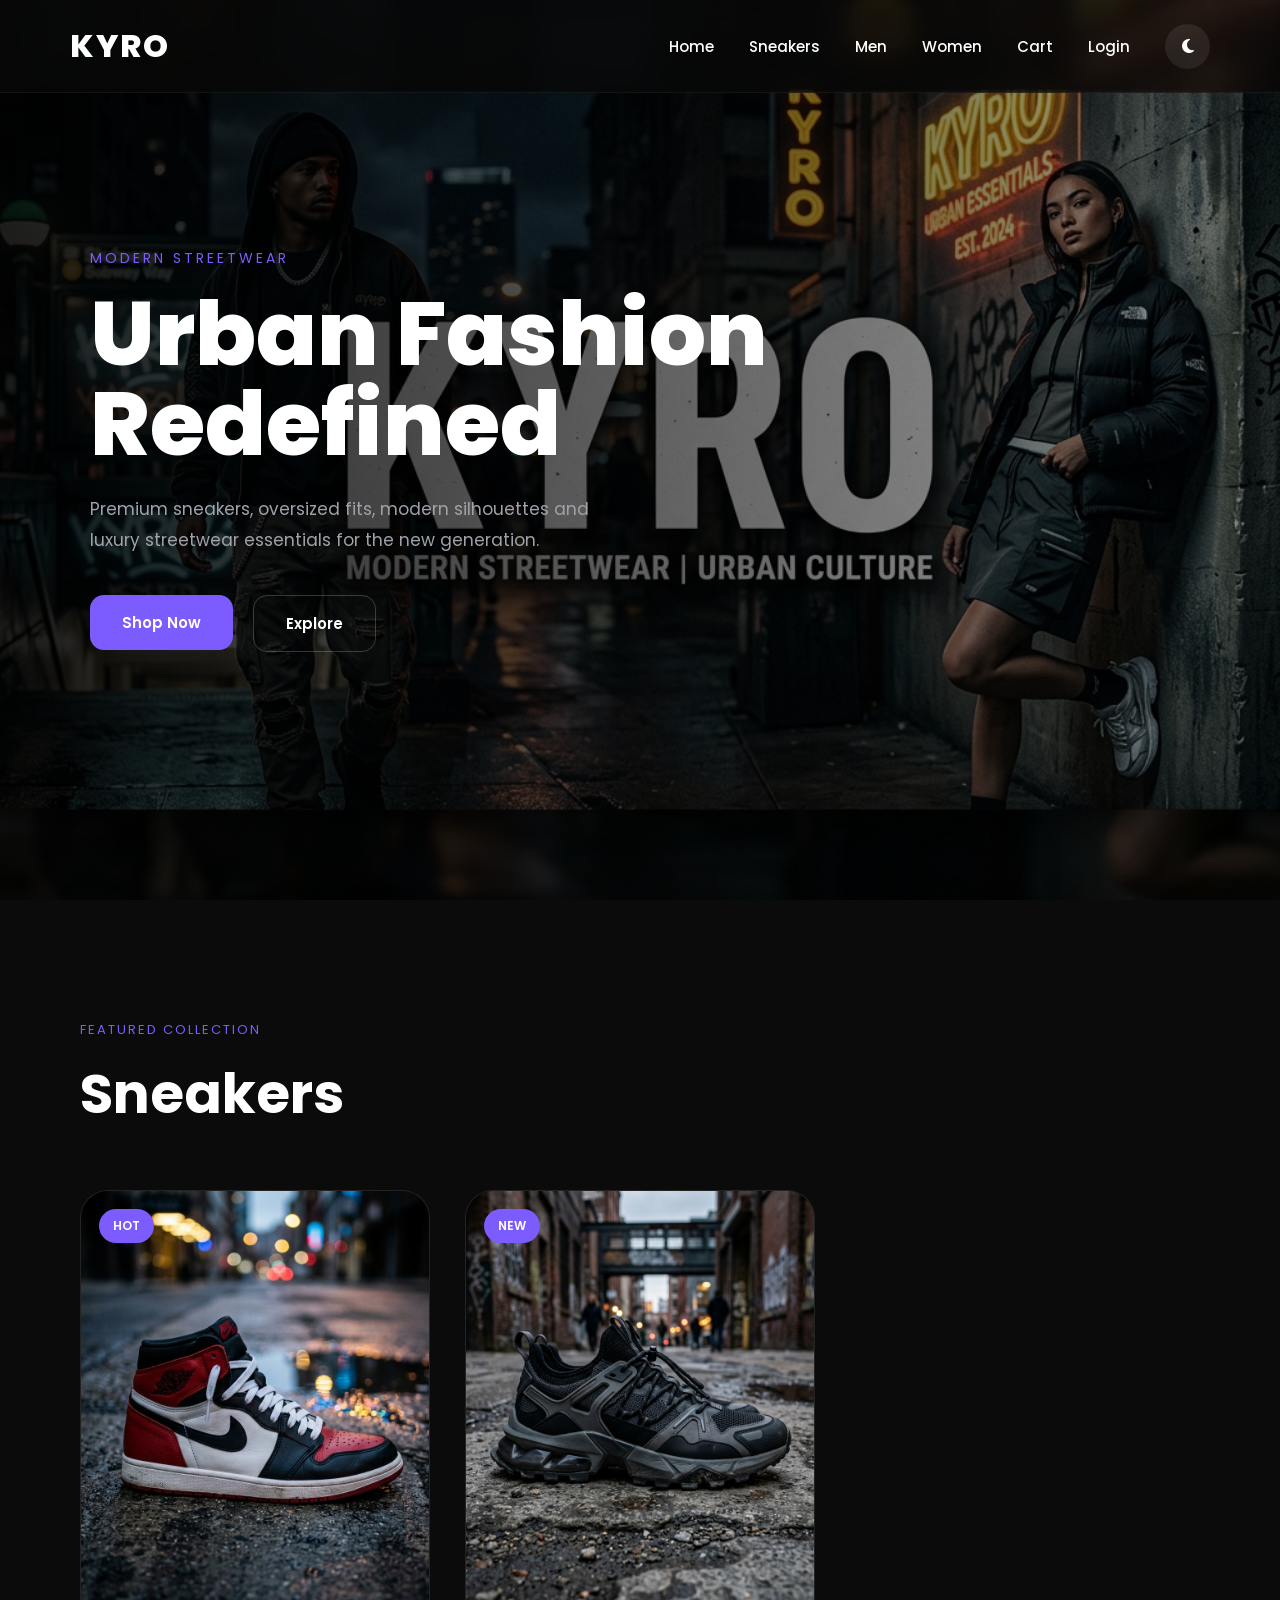
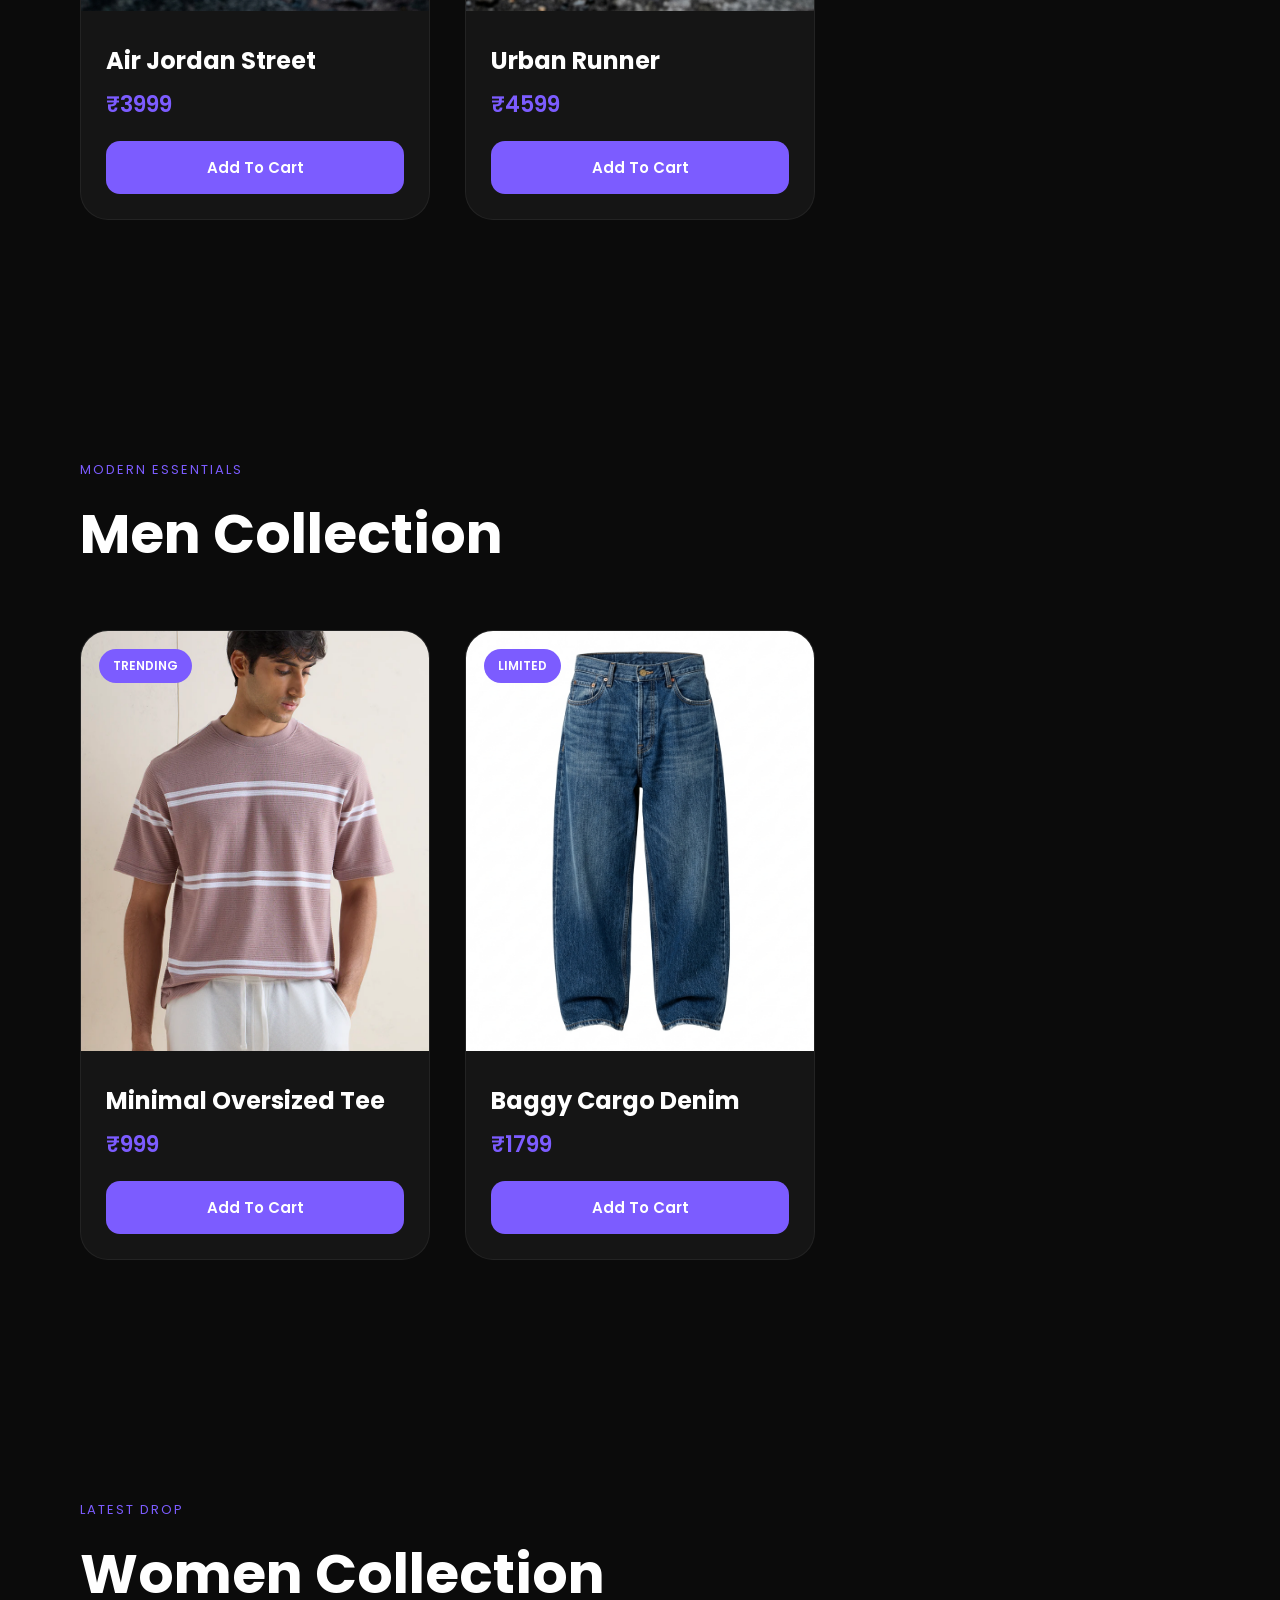
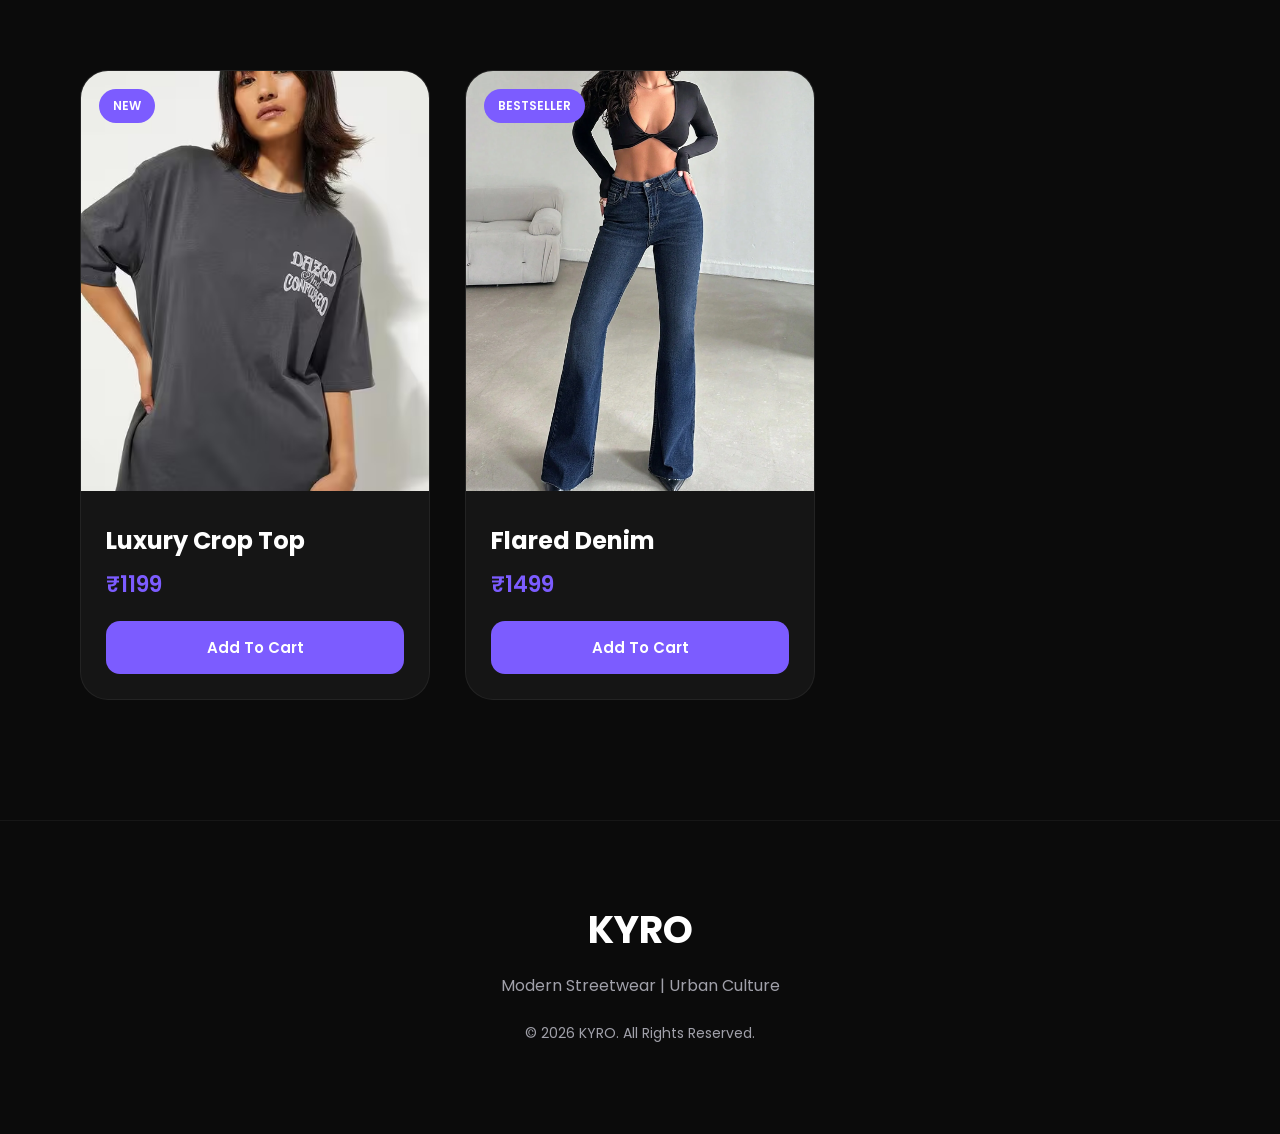
<file: index.html>
<!-- index.html -->

<!DOCTYPE html>
<html lang="en">
<head>

    <meta charset="UTF-8">

    <meta name="viewport"
    content="width=device-width, initial-scale=1.0">

    <title>KYRO Streetwear</title>

    <link rel="stylesheet" href="style.css">

    <link rel="stylesheet"
    href="https://cdnjs.cloudflare.com/ajax/libs/font-awesome/6.5.1/css/all.min.css">

    <link href="https://fonts.googleapis.com/css2?family=Poppins:wght@300;400;500;600;700;800&display=swap"
    rel="stylesheet">

</head>

<body>

    <!-- Navbar -->

    <nav>

        <div class="logo">
            KYRO
        </div>

        <ul>

            <li>
                <a href="#home">Home</a>
            </li>

            <li>
                <a href="#sneakers">Sneakers</a>
            </li>

            <li>
                <a href="#men">Men</a>
            </li>

            <li>
                <a href="#women">Women</a>
            </li>

            <li>
                <a href="cart.html">Cart</a>
            </li>

            <li>
                <a href="login.html">Login</a>
            </li>
            <button id="theme-toggle">

    <i class="fa-solid fa-moon"></i>

</button>

        </ul>

    </nav>



    <!-- Hero -->

    <section class="hero" id="home">

        <div class="hero-overlay"></div>

        <div class="hero-content">

            <p class="hero-small">
                MODERN STREETWEAR
            </p>

            <h1>
                Urban Fashion <br>
                Redefined
            </h1>

            <p class="hero-desc">

                Premium sneakers, oversized fits,
                modern silhouettes and luxury streetwear
                essentials for the new generation.

            </p>

            <div class="hero-buttons">

                <a href="#sneakers">

                    <button class="primary-btn">

                        Shop Now

                    </button>

                </a>

                <a href="#men">

                    <button class="secondary-btn">

                        Explore

                    </button>

                </a>

            </div>

        </div>

    </section>



    <!-- Sneakers -->

    <section class="products" id="sneakers">

        <div class="section-title">

            <p>FEATURED COLLECTION</p>

            <h2>Sneakers</h2>

        </div>


        <div class="product-card">

            <span class="tag">HOT</span>

            <img src="images/shoe1.png"
            alt="Sneaker">

            <div class="product-info">

                <h3>Air Jordan Street</h3>

                <p class="price">
                    ₹3999
                </p>

                <button class="cart-btn"
                onclick="addToCart('Air Jordan Street',3999)">

                    Add To Cart

                </button>

            </div>

        </div>


        <div class="product-card">

            <span class="tag">NEW</span>

            <img src="images/shoe2.png"
            alt="Sneaker">

            <div class="product-info">

                <h3>Urban Runner</h3>

                <p class="price">
                    ₹4599
                </p>

                <button class="cart-btn"
                onclick="addToCart('Urban Runner',4599)">

                    Add To Cart

                </button>

            </div>

        </div>

    </section>



    <!-- Men -->

    <section class="products" id="men">

        <div class="section-title">

            <p>MODERN ESSENTIALS</p>

            <h2>Men Collection</h2>

        </div>


        <div class="product-card">

            <span class="tag">TRENDING</span>

            <img src="images/men-tee.png"
            alt="Men Tee">

            <div class="product-info">

                <h3>Minimal Oversized Tee</h3>

                <p class="price">
                    ₹999
                </p>

                <button class="cart-btn"
                onclick="addToCart('Minimal Oversized Tee',999)">

                    Add To Cart

                </button>

            </div>

        </div>


        <div class="product-card">

            <span class="tag">LIMITED</span>

            <img src="images/men-jeans.png"
            alt="Men Jeans">

            <div class="product-info">

                <h3>Baggy Cargo Denim</h3>

                <p class="price">
                    ₹1799
                </p>

                <button class="cart-btn"
                onclick="addToCart('Baggy Cargo Denim',1799)">

                    Add To Cart

                </button>

            </div>

        </div>

    </section>



    <!-- Women -->

    <section class="products" id="women">

        <div class="section-title">

            <p>LATEST DROP</p>

            <h2>Women Collection</h2>

        </div>


        <div class="product-card">

            <span class="tag">NEW</span>

            <img src="images/women-tee.png"
            alt="Women Tee">

            <div class="product-info">

                <h3>Luxury Crop Top</h3>

                <p class="price">
                    ₹1199
                </p>

                <button class="cart-btn"
                onclick="addToCart('Luxury Crop Top',1199)">

                    Add To Cart

                </button>

            </div>

        </div>


        <div class="product-card">

            <span class="tag">BESTSELLER</span>

            <img src="images/women-jeans.png"
            alt="Women Jeans">

            <div class="product-info">

                <h3>Flared Denim</h3>

                <p class="price">
                    ₹1499
                </p>

                <button class="cart-btn"
                onclick="addToCart('Flared Denim',1499)">

                    Add To Cart

                </button>

            </div>

        </div>

    </section>



    <!-- Footer -->

    <footer>

        <h2>KYRO</h2>

        <p>
            Modern Streetwear | Urban Culture
        </p>

        <p class="copyright">
            © 2026 KYRO. All Rights Reserved.
        </p>

    </footer>


    <script src="script.js"></script>

</body>
</html>
</file>
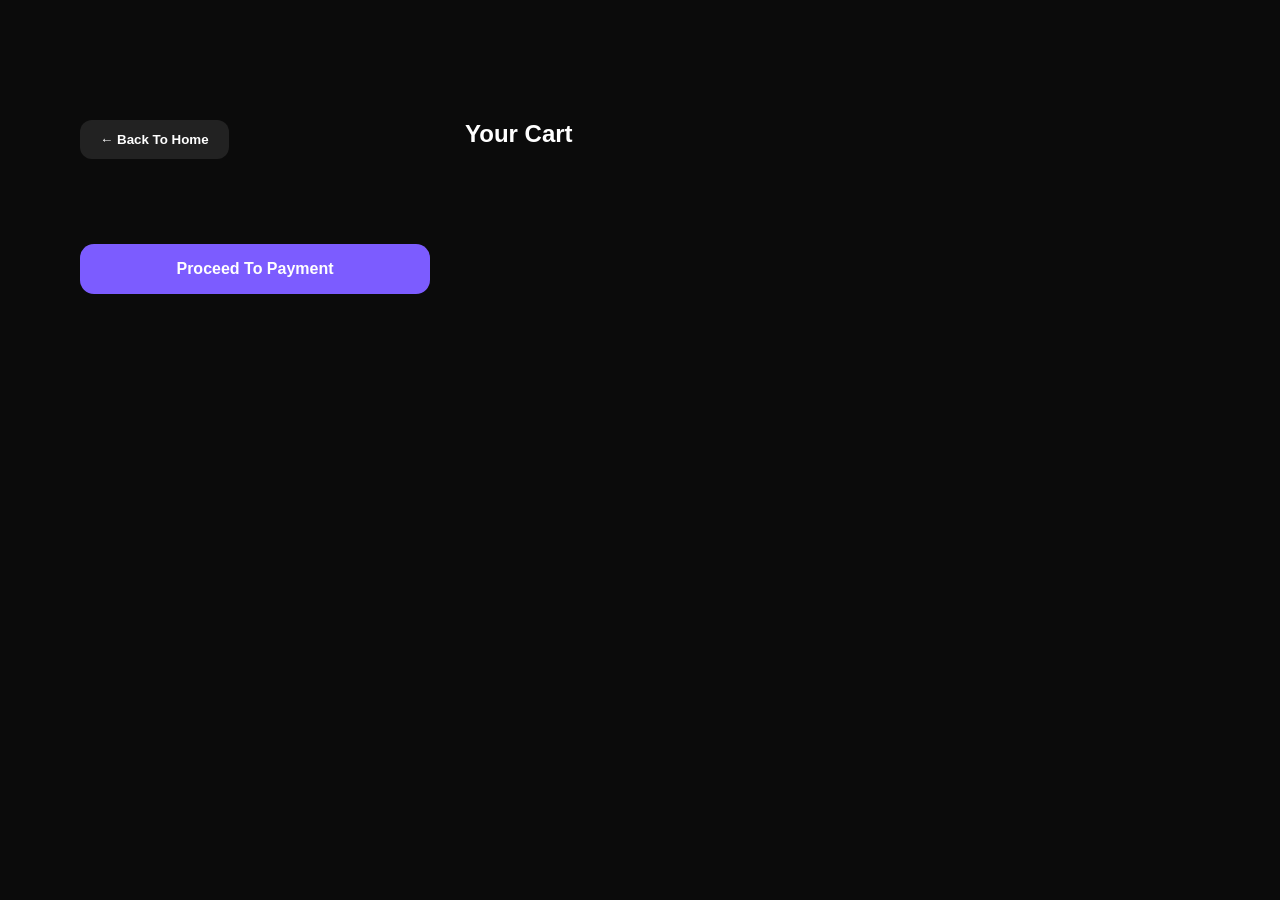
<file: cart.html>
<!-- cart.html -->

<!DOCTYPE html>
<html lang="en">
<head>

    <meta charset="UTF-8">

    <meta name="viewport"
    content="width=device-width, initial-scale=1.0">

    <title>Cart</title>

    <link rel="stylesheet"
    href="style.css">

</head>
<body>

    <section class="products">


        <!-- Back Button -->

        <a href="index.html">

            <button id="back-btn">

                ← Back To Home

            </button>

        </a>



        <!-- Heading -->

        <h2>Your Cart</h2>



        <!-- Cart Items -->

        <div id="cart-items"></div>



        <!-- Payment Button -->

        <button id="pay-btn"
        onclick="proceedPayment()">

            Proceed To Payment

        </button>

    </section>



    <script>

        // Cart Array
        let cart =
        JSON.parse(localStorage.getItem("cart")) || [];



        // Cart Container
        const cartItems =
        document.getElementById("cart-items");



        // Display Cart
        function displayCart(){

            cartItems.innerHTML = "";



            cart.forEach((item,index) => {

                cartItems.innerHTML += `

                <div class="product-card">

                    <h3>${item.name}</h3>

                    <p class="price">

                        ₹${item.price}

                    </p>

                    <button class="remove-btn"
                    onclick="removeItem(${index})">

                        Remove

                    </button>

                </div>
                `;
            });
        }



        // Remove Item
        function removeItem(index){

            cart.splice(index,1);

            localStorage.setItem(
                "cart",
                JSON.stringify(cart)
            );

            displayCart();
        }



        // Payment
        function proceedPayment(){

            if(cart.length > 0){

                localStorage.removeItem("cart");



                document.body.innerHTML = `

                <div class="payment-success">

                    <h1>

                        Payment Successful ✅

                    </h1>

                    <p>

                        Thank you for shopping with KickCraft.

                    </p>

                    <a href="index.html">

                        <button class="home-btn">

                            Go To Home

                        </button>

                    </a>

                </div>
                `;
            }

            else{

                alert("Your cart is empty");
            }
        }



        // Initial Display
        displayCart();

    </script>

</body>
</html>
</file>
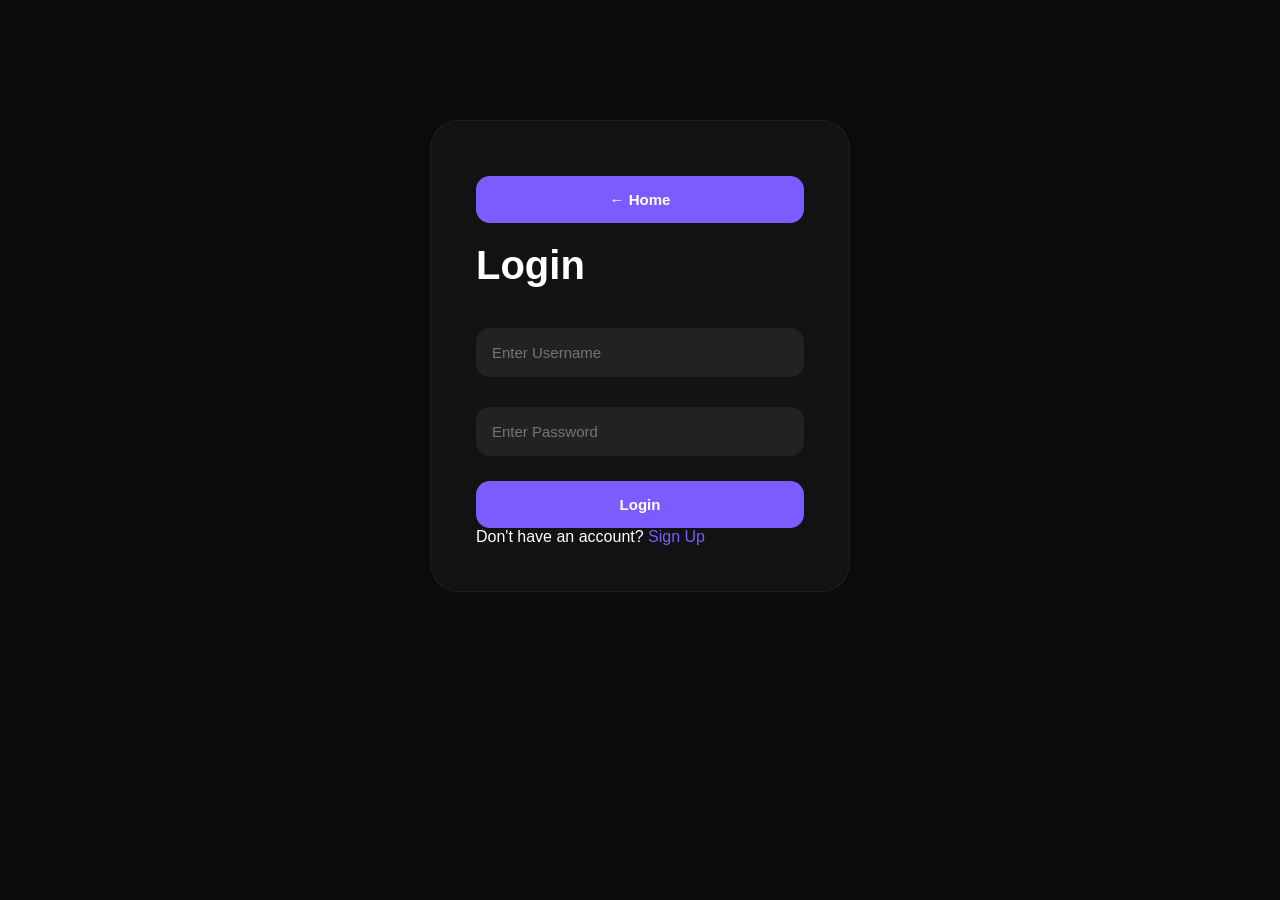
<file: login.html>
<!-- login.html -->

<!DOCTYPE html>
<html lang="en">
<head>
    <meta charset="UTF-8">
    <meta name="viewport"
    content="width=device-width, initial-scale=1.0">

    <title>Login</title>

    <link rel="stylesheet"
    href="style.css">
</head>
<body>

    <div class="login-container">
        <a href="index.html">

    <button class="small-home-btn">

        ← Home

    </button>

</a>

        <h1>Login</h1>

        <input type="text"
        id="username"
        placeholder="Enter Username">

        <input type="password"
        id="password"
        placeholder="Enter Password">

        <button onclick="loginUser()">
            Login
        </button>

        <p>
            Don't have an account?
            <a href="signup.html">Sign Up</a>
        </p>

    </div>

    <script src="script.js"></script>

</body>
</html>
</file>
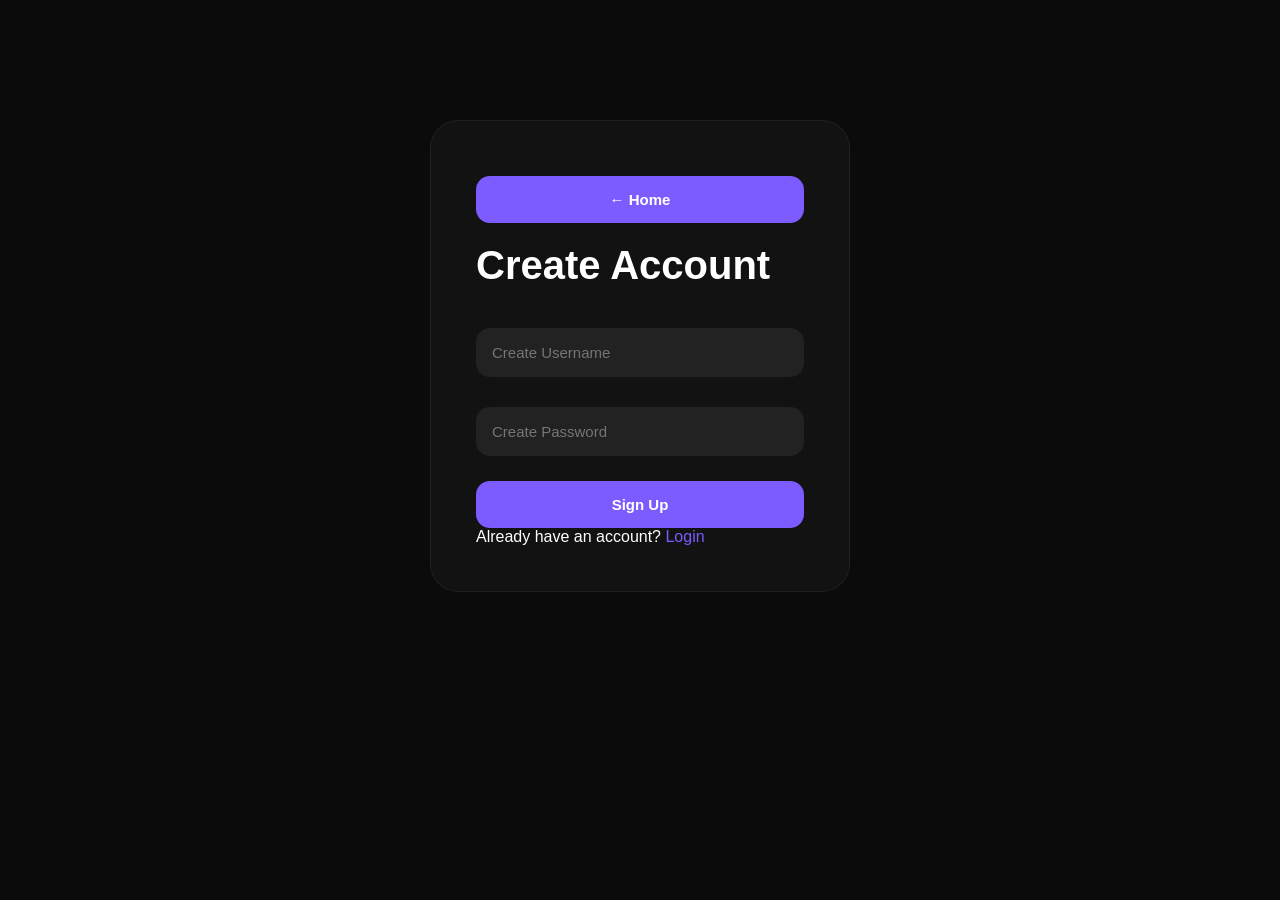
<file: signup.html>
<!-- signup.html -->

<!DOCTYPE html>
<html lang="en">
<head>
    <meta charset="UTF-8">
    <meta name="viewport"
    content="width=device-width, initial-scale=1.0">

    <title>Signup</title>

    <link rel="stylesheet"
    href="style.css">
</head>
<body>

    <div class="login-container">
        <a href="index.html">

    <button class="small-home-btn">

        ← Home

    </button>

</a>

        <h1>Create Account</h1>

        <input type="text"
        id="newUsername"
        placeholder="Create Username">

        <input type="password"
        id="newPassword"
        placeholder="Create Password">

        <button onclick="signupUser()">
            Sign Up
        </button>

        <p>
            Already have an account?
            <a href="login.html">Login</a>
        </p>

    </div>

    <script src="script.js"></script>

</body>
</html>
</file>
<file: style.css>
/* style.css */

:root{

    --bg:#0b0b0b;
    --card:#151515;
    --text:#ffffff;
    --muted:#a1a1aa;
    --accent:#7c5cff;
}

*{
    margin:0;
    padding:0;
    box-sizing:border-box;
    font-family:'Poppins',sans-serif;
}

html{
    scroll-behavior:smooth;
}

body{
    background:var(--bg);
    color:var(--text);
}



/* Navbar */

nav{

    width:100%;
    padding:22px 70px;

    display:flex;
    justify-content:space-between;
    align-items:center;

    position:fixed;
    top:0;
    z-index:1000;

    background:rgba(10,10,10,0.65);

    backdrop-filter:blur(12px);

    border-bottom:
    1px solid rgba(255,255,255,0.05);
}

.logo{

    font-size:32px;
    font-weight:800;
    letter-spacing:2px;
}

nav ul{

    display:flex;
    align-items:center;
    gap:35px;

    list-style:none;
}

nav ul li a{

    color:white;
    text-decoration:none;

    font-size:15px;
    font-weight:500;

    position:relative;
    transition:0.3s;
}

nav ul li a::after{

    content:'';

    position:absolute;

    left:0;
    bottom:-6px;

    width:0%;
    height:2px;

    background:var(--accent);

    transition:0.3s;
}

nav ul li a:hover::after{
    width:100%;
}

nav ul li a:hover{
    color:var(--accent);
}



/* Hero */

.hero{

    height:100vh;

    background:
    linear-gradient(
        to right,
        rgba(0,0,0,0.88),
        rgba(0,0,0,0.35)
    ),
    url('images/banner.jpg')
    center/cover no-repeat;

    display:flex;
    align-items:center;

    padding:0 90px;

    position:relative;
}

.hero-content{

    max-width:700px;

    z-index:2;
}

.hero-small{

    color:var(--accent);

    letter-spacing:3px;

    font-size:14px;

    margin-bottom:20px;
}

.hero h1{

    font-size:90px;
    line-height:1;

    font-weight:800;

    margin-bottom:25px;
}

.hero-desc{

    color:var(--muted);

    font-size:17px;

    line-height:1.8;

    max-width:550px;

    margin-bottom:40px;
}

.hero-buttons{

    display:flex;
    gap:20px;
}

.primary-btn,
.secondary-btn{

    padding:16px 32px;

    border:none;
    border-radius:14px;

    font-size:15px;
    font-weight:600;

    cursor:pointer;

    transition:0.3s;
}

.primary-btn{

    background:var(--accent);
    color:white;
}

.secondary-btn{

    background:transparent;

    color:white;

    border:
    1px solid rgba(255,255,255,0.2);
}

.primary-btn:hover,
.secondary-btn:hover{

    transform:translateY(-3px);
}



/* Products */

.products{

    padding:120px 80px;

    display:grid;

    grid-template-columns:
    repeat(auto-fit,minmax(320px,1fr));

    gap:35px;
}

.section-title{

    grid-column:1/-1;

    margin-bottom:20px;
}

.section-title p{

    color:var(--accent);

    letter-spacing:2px;

    font-size:13px;

    margin-bottom:12px;
}

.section-title h2{

    font-size:55px;

    font-weight:700;
}



/* Product Card */

.product-card{

    background:var(--card);

    border-radius:28px;

    overflow:hidden;

    position:relative;

    border:
    1px solid rgba(255,255,255,0.06);

    transition:0.4s;
}

.product-card:hover{

    transform:
    translateY(-10px);

    box-shadow:
    0 25px 50px rgba(0,0,0,0.5);
}

.product-card img{

    width:100%;
    height:420px;

    object-fit:cover;

    transition:0.5s;
}

.product-card:hover img{

    transform:scale(1.07);
}

.product-info{

    padding:25px;
}

.product-info h3{

    font-size:24px;

    margin-bottom:10px;
}

.price{

    color:var(--accent);

    font-size:22px;

    margin-bottom:20px;

    font-weight:600;
}



/* Tag */

.tag{

    position:absolute;

    top:18px;
    left:18px;

    background:var(--accent);

    padding:8px 14px;

    border-radius:40px;

    font-size:12px;

    font-weight:600;

    z-index:2;
}



/* Buttons */

.cart-btn{

    width:100%;

    padding:15px;

    border:none;

    border-radius:14px;

    background:var(--accent);

    color:white;

    font-size:15px;
    font-weight:600;

    cursor:pointer;

    transition:0.3s;
}

.cart-btn:hover{

    opacity:0.9;

    transform:translateY(-2px);
}



/* Footer */

footer{

    padding:80px 20px;

    text-align:center;

    border-top:
    1px solid rgba(255,255,255,0.05);
}

footer h2{

    font-size:38px;

    margin-bottom:15px;
}

footer p{

    color:var(--muted);

    margin-bottom:10px;
}

.copyright{

    margin-top:25px;

    font-size:14px;
}



/* Login + Signup */

.login-container{

    width:420px;

    margin:120px auto;

    background:
    rgba(20,20,20,0.8);

    backdrop-filter:blur(15px);

    padding:45px;

    border-radius:28px;

    border:
    1px solid rgba(255,255,255,0.06);
}

.login-container h1{

    margin-bottom:25px;

    font-size:40px;
}

.login-container input{

    width:100%;

    padding:16px;

    margin:15px 0;

    border:none;

    border-radius:14px;

    background:#222;

    color:white;

    font-size:15px;
}

.login-container button{

    width:100%;

    padding:15px;

    border:none;

    border-radius:14px;

    background:var(--accent);

    color:white;

    font-size:15px;

    font-weight:600;

    cursor:pointer;

    margin-top:10px;
}

.login-container a{

    color:var(--accent);

    text-decoration:none;
}



/* Cart */

#cart-items{

    display:grid;

    grid-template-columns:
    repeat(auto-fit,minmax(280px,1fr));

    gap:30px;
}



/* Payment Button */

#pay-btn{

    padding:16px 30px;

    border:none;

    border-radius:14px;

    background:var(--accent);

    color:white;

    font-size:16px;

    font-weight:600;

    cursor:pointer;

    margin-top:30px;
}



/* Back Buttons */

#back-btn,
.small-home-btn{

    padding:12px 20px;

    border:none;

    border-radius:12px;

    background:#222;

    color:white;

    cursor:pointer;

    font-weight:600;

    margin-bottom:20px;
}



/* Payment Success */

.payment-success{

    height:100vh;

    display:flex;

    flex-direction:column;

    justify-content:center;
    align-items:center;

    text-align:center;
}

.payment-success h1{

    font-size:60px;

    margin-bottom:20px;
}

.payment-success p{

    color:var(--muted);

    margin-bottom:30px;
}

.home-btn{

    padding:15px 30px;

    border:none;

    border-radius:14px;

    background:var(--accent);

    color:white;

    font-weight:600;

    cursor:pointer;
}



/* Responsive */

@media(max-width:900px){

    nav{

        padding:20px;
        flex-direction:column;
        gap:20px;
    }

    nav ul{

        flex-wrap:wrap;
        justify-content:center;
    }

    .hero{

        padding:0 25px;
        text-align:center;
    }

    .hero h1{

        font-size:55px;
    }

    .hero-buttons{

        justify-content:center;
    }

    .products{

        padding:80px 25px;
    }

    .section-title h2{

        font-size:40px;
    }

    .login-container{

        width:90%;
    }
}
/* Theme Toggle */

#theme-toggle{

    width:45px;
    height:45px;

    border:none;

    border-radius:50%;

    background:rgba(255,255,255,0.08);

    color:white;

    cursor:pointer;

    font-size:16px;

    transition:0.3s;
}

#theme-toggle:hover{

    background:var(--accent);

    transform:rotate(180deg);
}



/* LIGHT MODE */

body.light-mode{

    background:#f5f5f5;
    color:#111;
}



/* Navbar */

body.light-mode nav{

    background:rgba(255,255,255,0.7);

    border:
    1px solid rgba(0,0,0,0.06);
}

body.light-mode nav ul li a{

    color:#111;
}



/* Cards */

body.light-mode .product-card,
body.light-mode .big-card,
body.light-mode .small-card{

    background:white;

    border:
    1px solid rgba(0,0,0,0.06);
}



/* Text */

body.light-mode .hero-text,
body.light-mode .product-info span,
body.light-mode footer p{

    color:#555;
}



/* Login */

body.light-mode .login-container{

    background:white;

    color:black;
}

body.light-mode .login-container input{

    background:#f1f1f1;

    color:black;
}



/* Footer */

body.light-mode footer{

    border-top:
    1px solid rgba(0,0,0,0.06);
}
</file>
